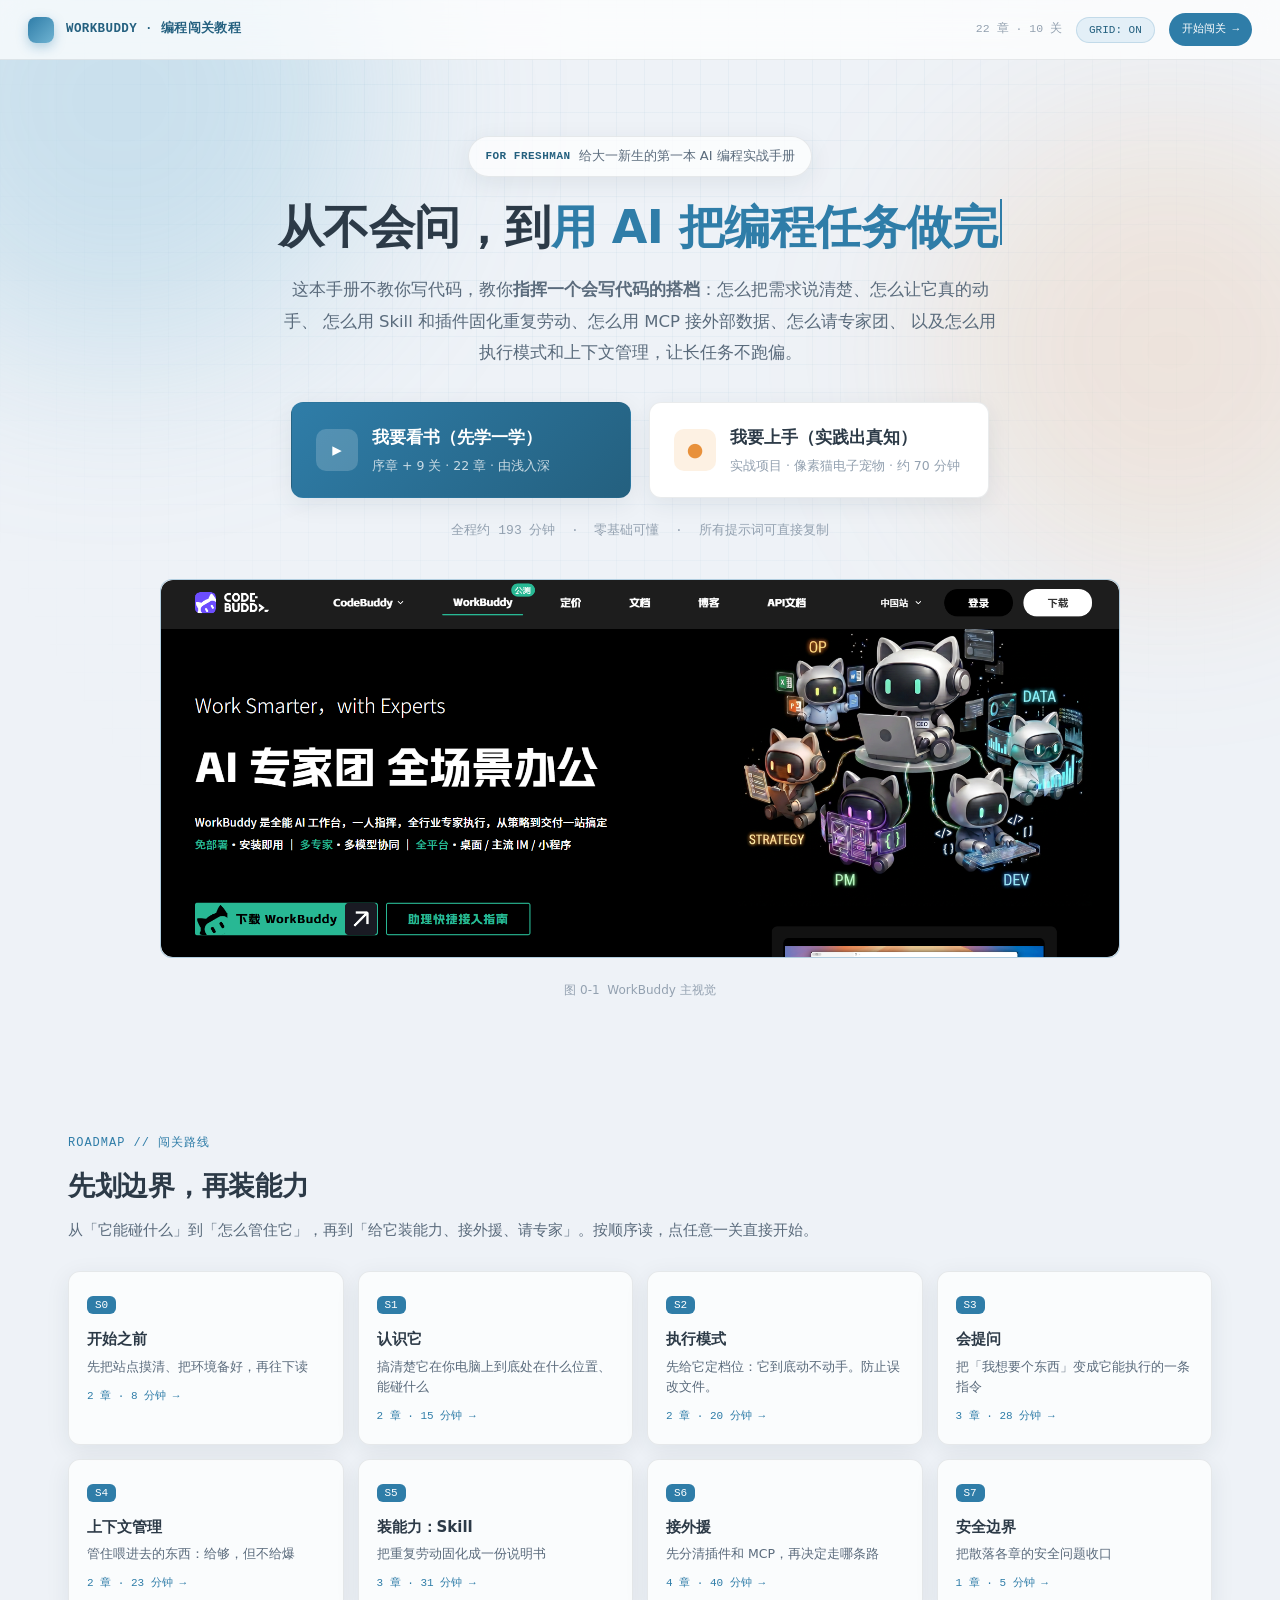
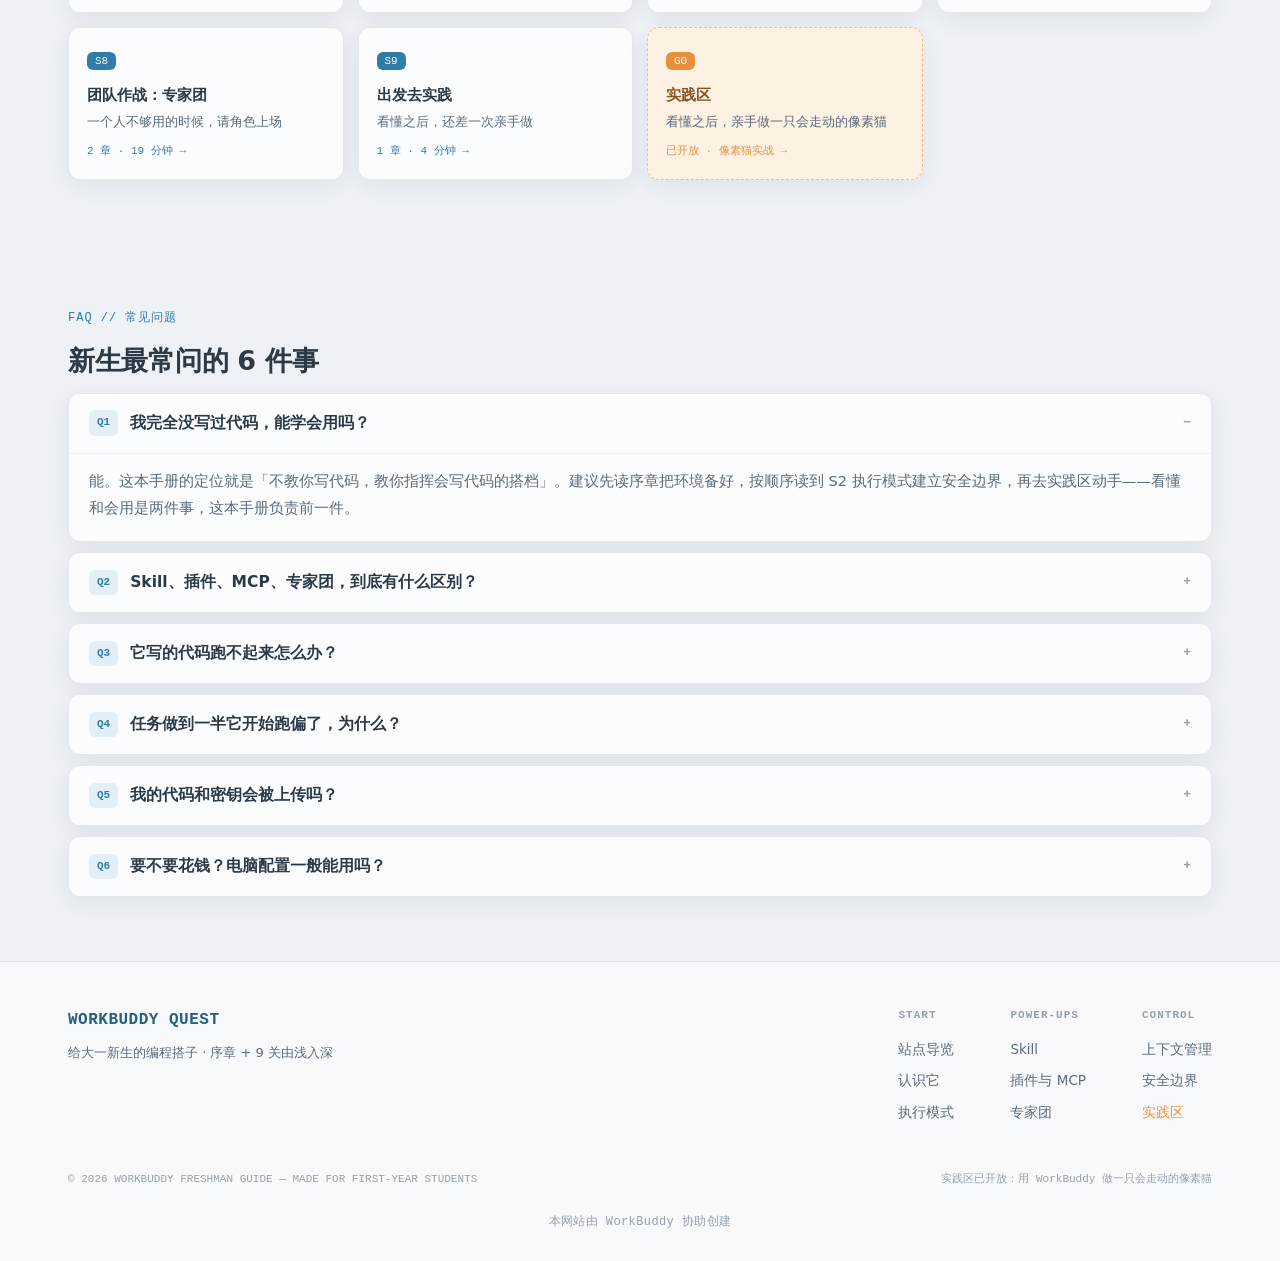
<file: index.html>
<!DOCTYPE html>
<html lang="zh-CN">
<head>
<meta charset="utf-8">
<meta name="viewport" content="width=device-width,initial-scale=1">
<title>WorkBuddy 编程闯关教程 · 首页</title>
<link rel="stylesheet" href="assets/css/style.css">
</head>
<body data-page="home">
<div class="grid-bg" aria-hidden="true"></div>
<div class="glow a" aria-hidden="true"></div>
<div class="glow b" aria-hidden="true"></div>

<div class="wrap">
<header class="topbar">
  <div class="tb-left">
    <span class="logo-dot"></span>
    <span class="tb-title">WORKBUDDY · 编程闯关教程</span>
  </div>
  <div class="tb-right">
    <span class="tb-stat" id="statTotal">22 章 · 10 关</span>
    <button class="pill" id="gridToggle">GRID: ON</button>
    <a class="pill solid" href="tutorial.html">开始闯关 →</a>
  </div>
</header>

<main>
  <!-- ========== HERO ========== -->
  <section class="hero">
    <span class="badge"><b>FOR FRESHMAN</b> 给大一新生的第一本 AI 编程实战手册</span>
    <h1>从不会问，到<span class="type" id="typeTarget"></span><span class="caret"></span></h1>
    <p class="sub">
      这本手册不教你写代码，教你<b>指挥一个会写代码的搭档</b>：怎么把需求说清楚、怎么让它真的动手、
      怎么用 Skill 和插件固化重复劳动、怎么用 MCP 接外部数据、怎么请专家团、
      以及怎么用执行模式和上下文管理，让长任务不跑偏。
    </p>

    <div class="cta-row">
      <a class="btn primary" href="tutorial.html">
        <span class="ico">&#9656;</span>
        <span>
          <span class="t">我要看书（先学一学）</span>
          <span class="s">序章 + 9 关 · 22 章 · 由浅入深</span>
        </span>
      </a>
      <a class="btn warm" href="practice.html">
        <span class="ico">&#9679;</span>
        <span>
          <span class="t">我要上手（实践出真知）</span>
          <span class="s">实战项目 · 像素猫电子宠物 · 约 70 分钟</span>
        </span>
      </a>
    </div>

    <p class="hero-meta">全程约 <span id="totalMin">200</span> 分钟 &nbsp;·&nbsp; 零基础可懂 &nbsp;·&nbsp; 所有提示词可直接复制</p>

    <!-- 截屏位 首页主视觉 -->
    <div class="shot-wrap" style="max-width:960px;margin:36px auto 0">
      <div class="shot" data-src="assets/screens/home-hero.png" style="height:400px">
        <div class="hint">
          <b>SCREENSHOT · 首页主视觉</b>
          把图片放到 <code>assets/screens/home-hero.png</code> 即自动替换<br>
          建议 16:9 界面全屏截图
        </div>
      </div>
      <p class="shot-cap">图 0-1 &nbsp;WorkBuddy 主视觉</p>
    </div>
  </section>

  <!-- ========== 闯关路线图 ========== -->
  <section class="section">
    <p class="sec-kicker">ROADMAP // 闯关路线</p>
    <h2 class="sec-title">先划边界，再装能力</h2>
    <p class="sec-desc">从「它能碰什么」到「怎么管住它」，再到「给它装能力、接外援、请专家」。按顺序读，点任意一关直接开始。</p>
    <div class="roadmap" id="roadmap"></div>
  </section>

  <!-- ========== FAQ ========== -->
  <section class="section">
    <p class="sec-kicker">FAQ // 常见问题</p>
    <h2 class="sec-title">新生最常问的 6 件事</h2>
    <div class="faq-list">

      <details class="faq" open>
        <summary><span class="q-no">Q1</span>我完全没写过代码，能学会用吗？<span class="tg">−</span></summary>
        <div class="a">能。这本手册的定位就是「不教你写代码，教你指挥会写代码的搭档」。建议先读序章把环境备好，按顺序读到 S2 执行模式建立安全边界，再去实践区动手——看懂和会用是两件事，这本手册负责前一件。</div>
      </details>

      <details class="faq">
        <summary><span class="q-no">Q2</span>Skill、插件、MCP、专家团，到底有什么区别？<span class="tg">+</span></summary>
        <div class="a">一句话区分：<b>Skill</b> 是「怎么做」的流程说明书；<b>插件/连接器</b> 是「能碰到哪些外部服务」；<b>MCP</b> 是接外部服务的通用协议（偏技术配置）；<b>专家团</b> 是「用什么专业角色和方法论干活」。分别对应 S5、S6、S8 三关，6.1 章专门讲插件和 MCP 怎么选。</div>
      </details>

      <details class="faq">
        <summary><span class="q-no">Q3</span>它写的代码跑不起来怎么办？<span class="tg">+</span></summary>
        <div class="a">走 3.3 章的纠偏三步：指出具体哪一处不对 → 追加约束让它在现有结果上收敛 → 连续两轮都不对就回 Plan 模式重新对齐需求。关键是别一报错就让它整个重写。</div>
      </details>

      <details class="faq">
        <summary><span class="q-no">Q4</span>任务做到一半它开始跑偏了，为什么？<span class="tg">+</span></summary>
        <div class="a">多半是上下文被污染了：一条对话塞了多个任务、或无关信息太多。看 4.1 和 4.2 章——换任务就开新对话，长任务要分段、存档、会重启。</div>
      </details>

      <details class="faq">
        <summary><span class="q-no">Q5</span>我的代码和密钥会被上传吗？<span class="tg">+</span></summary>
        <div class="a">你贴进对话的内容会被读取处理。7.1 章划了线：密码、密钥、身份证号、未公开答案绝对不给；代码里的密钥先替换成占位符、写成环境变量。密钥一旦泄露，正确做法是去平台作废重发。</div>
      </details>

      <details class="faq">
        <summary><span class="q-no">Q6</span>要不要花钱？电脑配置一般能用吗？<span class="tg">+</span></summary>
        <div class="a">基础能力可以先免费用起来，额度以官网公示为准。配置方面它主要靠网络对话，本地只需跑编辑器和终端，普通笔记本就够；真正吃资源的是你自己跑起来的项目。</div>
      </details>

    </div>
  </section>
</main>

<footer class="footer">
  <div class="footer-in">
    <div class="f-brand">
      <span class="f-logo">WORKBUDDY QUEST</span>
      <span class="f-tag">给大一新生的编程搭子 · 序章 + 9 关由浅入深</span>
    </div>
    <div class="f-cols">
      <div class="f-col">
        <h4>START</h4>
        <a href="tutorial.html#0.1">站点导览</a>
        <a href="tutorial.html#1.1">认识它</a>
        <a href="tutorial.html#2.1">执行模式</a>
      </div>
      <div class="f-col">
        <h4>POWER-UPS</h4>
        <a href="tutorial.html#5.1">Skill</a>
        <a href="tutorial.html#6.1">插件与 MCP</a>
        <a href="tutorial.html#8.1">专家团</a>
      </div>
      <div class="f-col">
        <h4>CONTROL</h4>
        <a href="tutorial.html#4.1">上下文管理</a>
        <a href="tutorial.html#7.1">安全边界</a>
        <a class="warm" href="practice.html">实践区</a>
      </div>
    </div>
  </div>
  <div class="footer-bar">
    <span>© 2026 WORKBUDDY FRESHMAN GUIDE — MADE FOR FIRST-YEAR STUDENTS</span>
    <span>实践区已开放：用 WorkBuddy 做一只会走动的像素猫</span>
    <span class="footer-made">本网站由 WorkBuddy 协助创建</span>
  </div>
</footer>
</div>

<script src="assets/js/chapters.js"></script>
<script src="assets/js/app.js"></script>
</body>
</html>
</file>
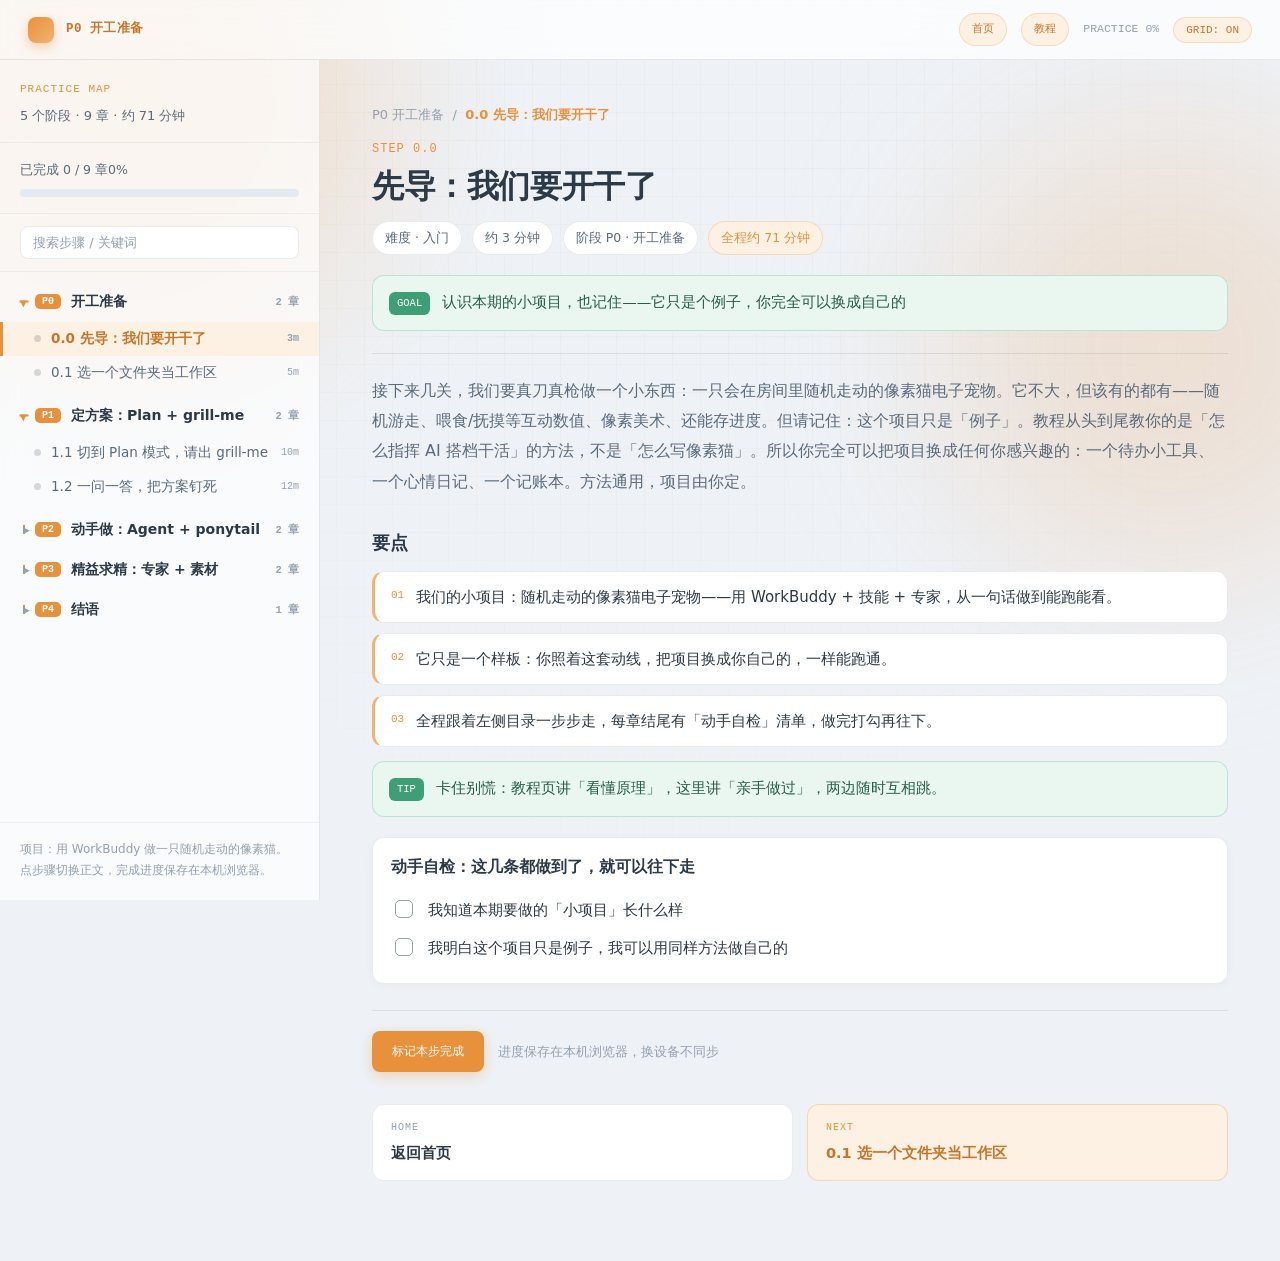
<file: practice.html>
<!DOCTYPE html>
<html lang="zh-CN">
<head>
<meta charset="utf-8">
<meta name="viewport" content="width=device-width,initial-scale=1">
<title>WorkBuddy 编程闯关教程 · 实践区</title>
<link rel="stylesheet" href="assets/css/style.css">
</head>
<body data-page="practice" class="theme-warm">
<div class="grid-bg" aria-hidden="true"></div>
<div class="glow a" aria-hidden="true"></div>
<div class="glow b" aria-hidden="true"></div>

<div class="wrap">
<header class="topbar">
  <div class="tb-left">
    <span class="logo-dot"></span>
    <span class="tb-title" id="crumbText">WORKBUDDY · PRACTICE ZONE</span>
  </div>
  <div class="tb-right">
    <a class="pill" href="index.html">首页</a>
    <a class="pill" href="tutorial.html">教程</a>
    <span class="tb-stat" id="topProgress">PRACTICE 0%</span>
    <button class="pill" id="gridToggle">GRID: ON</button>
  </div>
</header>

<div class="tut-body">
  <!-- ========== 侧边栏 ========== -->
  <aside class="sidebar">
    <div class="sb-head">
      <div class="sb-kicker">PRACTICE MAP</div>
      <div class="sb-sub" id="sbMeta">5 个阶段 · 8 章 · 约 70 分钟</div>
    </div>

    <div class="sb-progress">
      <div class="txt"><span id="progText">已完成 0 / 8 章</span></div>
      <div class="bar"><i id="barFill"></i></div>
    </div>

    <div class="sb-search">
      <input id="searchInput" type="text" placeholder="搜索步骤 / 关键词">
    </div>

    <ul class="toc" id="toc"></ul>

    <div class="sb-foot">
      项目：用 WorkBuddy 做一只随机走动的像素猫。<br>点步骤切换正文，完成进度保存在本机浏览器。
    </div>
  </aside>

  <!-- ========== 正文 ========== -->
  <main class="main" id="chapterView"></main>
</div>
</div>

<script src="assets/js/practice.js"></script>
<script src="assets/js/practice-app.js"></script>
<script src="assets/js/app.js"></script>
</body>
</html>
</file>
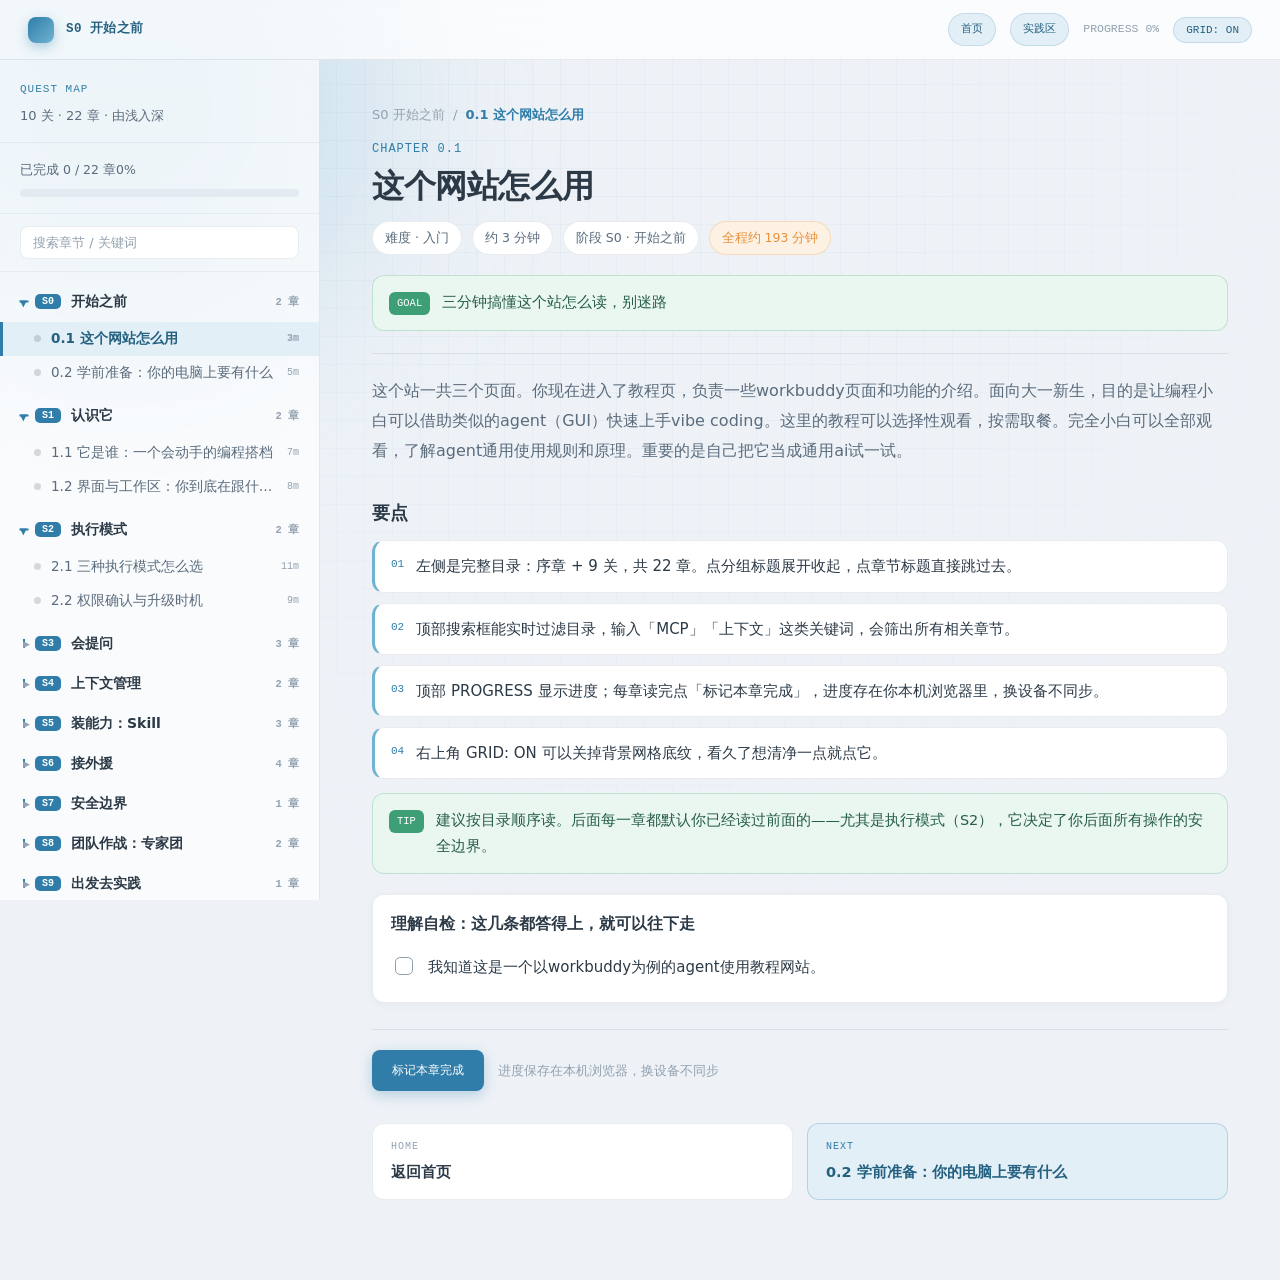
<file: tutorial.html>
<!DOCTYPE html>
<html lang="zh-CN">
<head>
<meta charset="utf-8">
<meta name="viewport" content="width=device-width,initial-scale=1">
<title>WorkBuddy 编程闯关教程 · 正文</title>
<link rel="stylesheet" href="assets/css/style.css">
</head>
<body data-page="tutorial">
<div class="grid-bg" aria-hidden="true"></div>
<div class="glow a" aria-hidden="true"></div>

<div class="wrap">
<header class="topbar">
  <div class="tb-left">
    <span class="logo-dot"></span>
    <span class="tb-title" id="crumbText">WORKBUDDY · 编程闯关教程</span>
  </div>
  <div class="tb-right">
    <a class="pill" href="index.html">首页</a>
    <a class="pill" href="practice.html">实践区</a>
    <span class="tb-stat" id="topProgress">PROGRESS 0%</span>
    <button class="pill" id="gridToggle">GRID: ON</button>
  </div>
</header>

<div class="tut-body">
  <!-- ========== 侧边栏 ========== -->
  <aside class="sidebar">
    <div class="sb-head">
      <div class="sb-kicker">QUEST MAP</div>
      <div class="sb-sub" id="sbMeta">序章 + 9 关 · 22 章 · 由浅入深</div>
    </div>

    <div class="sb-progress">
      <div class="txt"><span id="progText">已完成 0 / 22 章</span></div>
      <div class="bar"><i id="barFill"></i></div>
    </div>

    <div class="sb-search">
      <input id="searchInput" type="text" placeholder="搜索章节 / 关键词">
    </div>

    <ul class="toc" id="toc"></ul>

    <div class="sb-foot">
      点章节切换正文，当前章高亮。<br>完成进度与自检勾选保存在本机浏览器。
    </div>
  </aside>

  <!-- ========== 正文 ========== -->
  <main class="main" id="chapterView"></main>
</div>
</div>

<script src="assets/js/chapters.js"></script>
<script src="assets/js/app.js"></script>
</body>
</html>
</file>
<file: assets/css/style.css>
/* ============================================================
   WorkBuddy 编程闯关教程 · 柔和数码风（雾面玻璃蓝）
   ============================================================ */

:root{
  --bg:        #EEF2F7;
  --bg-soft:   #E4EAF1;
  --card:      rgba(255,255,255,.72);
  --card-2:    rgba(255,255,255,.55);
  --solid:     #FFFFFF;
  --brand:     #2F7DA8;
  --brand-dk:  #24607F;
  --brand-lt:  #6FB3D2;
  --brand-bg:  #E3EFF7;
  --accent:    #E8913C;
  --accent-bg: #FDF1E3;
  --ok:        #3E9E76;
  --warn:      #D98324;
  --danger:    #D2564F;
  --ink:       #2C3A47;
  --ink-2:     #5A6B7C;
  --ink-3:     #93A1B0;
  --line:      rgba(44,58,71,.10);
  --line-2:    rgba(44,58,71,.06);
  --shadow:    0 6px 24px rgba(31,45,61,.08);
  --shadow-2:  0 12px 36px rgba(31,45,61,.12);
  --r:         12px;
  --r-sm:      8px;
  --mono:      'JetBrains Mono','Cascadia Mono','SFMono-Regular',Consolas,monospace;
  --sans:      'PingFang SC','Microsoft YaHei','Hiragino Sans GB',system-ui,sans-serif;
}

*{ box-sizing:border-box; }
html{ scroll-behavior:smooth; }
body{
  margin:0; background:var(--bg); color:var(--ink);
  font-family:var(--sans); font-size:15px; line-height:1.75;
  -webkit-font-smoothing:antialiased;
}

/* 柔和数码底纹：极淡网格 + 两团柔光 */
.grid-bg{
  position:fixed; inset:0; z-index:0; pointer-events:none;
  background-image:
    linear-gradient(rgba(47,125,168,.045) 1px, transparent 1px),
    linear-gradient(90deg, rgba(47,125,168,.045) 1px, transparent 1px);
  background-size:28px 28px;
  mask-image:radial-gradient(ellipse at 50% 0%, #000 30%, transparent 85%);
}
.glow{ position:fixed; z-index:0; pointer-events:none; border-radius:50%; filter:blur(90px); }
.glow.a{ width:520px; height:520px; left:-140px; top:-160px; background:rgba(111,179,210,.28); }
.glow.b{ width:460px; height:460px; right:-120px; top:120px; background:rgba(232,145,60,.14); }
body.no-grid .grid-bg, body.no-grid .glow{ display:none; }

.wrap{ position:relative; z-index:1; }
a{ color:inherit; text-decoration:none; }
::selection{ background:var(--brand-lt); color:#fff; }

/* ---------- 玻璃卡片 ---------- */
.glass{
  background:var(--card);
  backdrop-filter:blur(14px); -webkit-backdrop-filter:blur(14px);
  border:1px solid rgba(255,255,255,.75);
  box-shadow:var(--shadow);
  border-radius:var(--r);
}

/* ---------- 顶栏 ---------- */
.topbar{
  position:sticky; top:0; z-index:100;
  display:flex; align-items:center; justify-content:space-between; gap:16px;
  height:60px; padding:0 28px;
  background:rgba(255,255,255,.72);
  backdrop-filter:blur(16px); -webkit-backdrop-filter:blur(16px);
  border-bottom:1px solid var(--line);
}
.tb-left,.tb-right{ display:flex; align-items:center; gap:14px; }
.tb-left{ gap:12px; }
.logo-dot{ width:26px; height:26px; border-radius:8px; background:linear-gradient(135deg,var(--brand),var(--brand-lt)); box-shadow:0 4px 12px rgba(47,125,168,.35); }
.tb-title{ font-family:var(--mono); font-size:12.5px; letter-spacing:.4px; color:var(--brand-dk); font-weight:600; }
.tb-stat{ font-family:var(--mono); font-size:11.5px; color:var(--ink-3); }
.pill{
  font-family:var(--mono); font-size:11px; color:var(--brand-dk);
  background:var(--brand-bg); border:1px solid rgba(47,125,168,.18);
  padding:6px 12px; border-radius:999px; cursor:pointer;
}
.pill:hover{ background:#D6E9F5; }
.pill.solid{ background:var(--brand); color:#fff; border-color:transparent; }
.pill.solid:hover{ background:var(--brand-dk); }

/* ---------- 首页 Hero ---------- */
.hero{ max-width:1200px; margin:0 auto; padding:76px 28px 56px; text-align:center; }
.badge{
  display:inline-flex; align-items:center; gap:8px;
  padding:8px 16px; border-radius:999px;
  background:var(--card); border:1px solid var(--line);
  box-shadow:var(--shadow); font-size:13px; color:var(--ink-2);
}
.badge b{ color:var(--brand-dk); font-family:var(--mono); font-size:11px; letter-spacing:.5px; }
.hero h1{
  font-size:clamp(28px,4.6vw,46px); font-weight:800; color:var(--ink);
  margin:22px 0 0; letter-spacing:-.5px; line-height:1.25;
}
.hero h1 .type{ color:var(--brand); }
.caret{ display:inline-block; width:2px; height:1em; background:var(--brand); vertical-align:-2px; margin-left:3px; animation:blink 1.1s steps(1) infinite; }
@keyframes blink{ 50%{ opacity:0; } }
.hero .sub{ max-width:720px; margin:18px auto 0; font-size:16.5px; color:var(--ink-2); line-height:1.9; }

.cta-row{ display:flex; gap:18px; justify-content:center; flex-wrap:wrap; margin-top:34px; }
.btn{
  display:flex; align-items:center; gap:14px; width:340px; max-width:100%;
  padding:20px 24px; border-radius:var(--r); text-align:left;
  background:var(--solid); border:1px solid var(--line); box-shadow:var(--shadow);
  transition:transform .16s ease, box-shadow .16s ease;
}
.btn:hover{ transform:translateY(-3px); box-shadow:var(--shadow-2); }
.btn .ico{
  width:42px; height:42px; flex:none; border-radius:10px; display:grid; place-items:center;
  background:var(--brand-bg); color:var(--brand); font-size:19px;
}
.btn .t{ display:block; font-size:17px; font-weight:700; color:var(--ink); }
.btn .s{ display:block; font-size:12.5px; color:var(--ink-3); margin-top:2px; }
.btn.primary{ background:linear-gradient(135deg,var(--brand),var(--brand-dk)); border-color:transparent; }
.btn.primary .ico{ background:rgba(255,255,255,.18); color:#fff; }
.btn.primary .t{ color:#fff; }
.btn.primary .s{ color:rgba(255,255,255,.75); }
.btn.warm .ico{ background:var(--accent-bg); color:var(--accent); }

.hero-meta{ margin-top:22px; font-size:13px; color:var(--ink-3); font-family:var(--mono); }

/* ---------- 截屏位 ---------- */
.shot-wrap{ display:flex; flex-direction:column; gap:10px; width:100%; }
.shot{
  width:100%; min-height:180px; border-radius:var(--r);
  border:1.5px dashed rgba(47,125,168,.35); background:rgba(255,255,255,.5);
  display:grid; place-items:center; text-align:center; padding:24px; color:var(--ink-3); font-size:13px;
  overflow:hidden;
}
.shot img{ display:block; width:100%; height:auto; border-radius:var(--r); }
.shot.is-filled{ border-style:solid; padding:0; display:block; height:auto !important; }
.shot .hint b{ display:block; font-family:var(--mono); font-size:11px; color:var(--brand); letter-spacing:.6px; margin-bottom:6px; }
.shot .hint code{ font-family:var(--mono); font-size:12px; color:var(--ink-2); background:var(--bg-soft); padding:2px 6px; border-radius:5px; }
.shot-cap{ font-size:12px; color:var(--ink-3); text-align:center; }
.shot-row{ display:grid; grid-template-columns:1fr 1fr; gap:16px; width:100%; }

/* ---------- 闯关路线图 ---------- */
.section{ max-width:1200px; margin:0 auto; padding:64px 28px; }
.sec-kicker{ font-family:var(--mono); font-size:12px; letter-spacing:1px; color:var(--brand); text-transform:uppercase; margin:0 0 8px; }
.sec-title{ font-size:27px; font-weight:800; color:var(--ink); margin:0 0 8px; letter-spacing:-.3px; }
.sec-desc{ color:var(--ink-2); margin:0 0 28px; }
.roadmap{ display:grid; grid-template-columns:repeat(4,1fr); gap:14px; }
.stage{
  padding:18px; border-radius:var(--r); background:var(--card);
  border:1px solid var(--line); box-shadow:var(--shadow);
  transition:transform .16s ease, box-shadow .16s ease; position:relative;
}
.stage:hover{ transform:translateY(-3px); box-shadow:var(--shadow-2); border-color:rgba(47,125,168,.3); }
.stage .no{ font-family:var(--mono); font-size:11px; color:#fff; background:var(--brand); border-radius:6px; padding:3px 8px; }
.stage .nm{ font-size:15px; font-weight:700; color:var(--ink); margin:10px 0 4px; }
.stage .ds{ font-size:12.5px; color:var(--ink-2); line-height:1.6; }
.stage .go{ font-family:var(--mono); font-size:11px; color:var(--brand); margin-top:10px; display:block; }
/* 终点站：实践区 */
.stage.finish{ background:var(--accent-bg); border:1px dashed rgba(232,145,60,.55); }
.stage.finish:hover{ border-color:var(--accent); }
.stage.finish .no{ background:var(--accent); }
.stage.finish .nm{ color:#8A5220; }
.stage.finish .go{ color:var(--accent); }

/* ---------- FAQ ---------- */
.faq-list{ display:flex; flex-direction:column; gap:10px; }
details.faq{ background:var(--card); border:1px solid var(--line); border-radius:var(--r); box-shadow:var(--shadow); overflow:hidden; }
details.faq summary{
  list-style:none; cursor:pointer; display:flex; align-items:center; gap:12px;
  padding:16px 20px; font-size:15.5px; font-weight:600; color:var(--ink);
}
details.faq summary::-webkit-details-marker{ display:none; }
details.faq .q-no{ font-family:var(--mono); font-size:11px; color:var(--brand); background:var(--brand-bg); border-radius:6px; padding:3px 8px; flex:none; }
details.faq .tg{ margin-left:auto; color:var(--ink-3); font-family:var(--mono); font-size:13px; flex:none; }
details.faq .a{ padding:0 20px 18px 20px; font-size:14.5px; color:var(--ink-2); line-height:1.9; border-top:1px solid var(--line-2); padding-top:14px; }

/* ---------- 页脚 ---------- */
.footer{ border-top:1px solid var(--line); background:rgba(255,255,255,.55); backdrop-filter:blur(10px); }
.footer-in{ max-width:1200px; margin:0 auto; padding:44px 28px 30px; display:flex; justify-content:space-between; gap:40px; flex-wrap:wrap; }
.f-brand{ display:flex; flex-direction:column; gap:8px; max-width:340px; }
.f-logo{ font-family:var(--mono); font-size:16px; font-weight:700; color:var(--brand-dk); letter-spacing:.5px; }
.f-tag{ font-size:13px; color:var(--ink-2); }
.f-cols{ display:flex; gap:56px; flex-wrap:wrap; }
.f-col{ display:flex; flex-direction:column; gap:8px; }
.f-col h4{ font-family:var(--mono); font-size:11px; letter-spacing:1px; color:var(--ink-3); margin:0 0 4px; }
.f-col a{ font-size:13.5px; color:var(--ink-2); }
.f-col a:hover{ color:var(--brand); }
.f-col a.warm{ color:var(--accent); }
.footer-bar{ max-width:1200px; margin:0 auto; padding:16px 28px 28px; display:flex; justify-content:space-between; gap:16px; flex-wrap:wrap; font-family:var(--mono); font-size:11px; color:var(--ink-3); }
.footer-made{ flex-basis:100%; text-align:center; font-size:12px; color:var(--ink-3); letter-spacing:.4px; margin-top:6px; }

/* ============================================================
   教程页
   ============================================================ */
.tut-body{ display:flex; align-items:stretch; }

.sidebar{
  width:320px; flex:none; position:sticky; top:60px; height:calc(100vh - 60px); overflow-y:auto;
  background:rgba(255,255,255,.68); backdrop-filter:blur(14px);
  border-right:1px solid var(--line); display:flex; flex-direction:column;
}
.sb-head{ padding:20px 20px 14px; border-bottom:1px solid var(--line-2); }
.sb-kicker{ font-family:var(--mono); font-size:11px; letter-spacing:1px; color:var(--brand); }
.sb-sub{ font-size:13px; color:var(--ink-2); margin-top:6px; }
.sb-progress{ padding:16px 20px; border-bottom:1px solid var(--line-2); }
.sb-progress .txt{ font-size:12.5px; color:var(--ink-2); display:flex; justify-content:space-between; }
.bar{ height:8px; background:var(--bg-soft); border-radius:999px; margin-top:8px; overflow:hidden; }
.bar i{ display:block; height:100%; width:0; border-radius:999px; background:linear-gradient(90deg,var(--brand-lt),var(--brand)); transition:width .3s ease; }
.sb-search{ padding:12px 20px; border-bottom:1px solid var(--line-2); display:flex; gap:8px; align-items:center; }
.sb-search input{ flex:1; background:var(--solid); border:1px solid var(--line); border-radius:var(--r-sm); padding:8px 12px; outline:none; font-family:var(--sans); font-size:13px; color:var(--ink); }
.sb-search input:focus{ border-color:var(--brand-lt); box-shadow:0 0 0 3px rgba(111,179,210,.18); }
.sb-search input::placeholder{ color:var(--ink-3); }

.toc{ list-style:none; margin:0; padding:10px 0 24px; }
.grp-btn{
  width:100%; display:flex; align-items:center; gap:10px; cursor:pointer;
  padding:11px 20px; background:transparent; border:0; text-align:left;
  color:var(--ink); font-family:var(--sans); font-size:14px; font-weight:700;
}
.grp-btn:hover{ background:rgba(47,125,168,.06); }
.grp-btn .caret{ font-size:9px; color:var(--ink-3); transition:transform .15s ease; }
.grp-btn.open .caret{ transform:rotate(90deg); color:var(--brand); }
.grp-btn .no{ font-family:var(--mono); font-size:10px; color:#fff; background:var(--brand); border-radius:5px; padding:2px 7px; }
.grp-btn .cnt{ margin-left:auto; font-family:var(--mono); font-size:10.5px; color:var(--ink-3); }
.grp-items{ list-style:none; margin:0; padding:0 0 6px; display:none; }
.grp-items.open{ display:block; }
.chap{
  display:flex; align-items:center; gap:10px; width:100%; cursor:pointer;
  padding:8px 20px 8px 34px; background:transparent; border:0; text-align:left;
  color:var(--ink-2); font-family:var(--sans); font-size:13.5px; border-radius:0;
}
.chap:hover{ background:rgba(47,125,168,.07); color:var(--ink); }
.chap.active{ background:var(--brand-bg); color:var(--brand-dk); font-weight:600; box-shadow:inset 3px 0 0 var(--brand); }
.chap .dot{ width:7px; height:7px; border-radius:50%; background:rgba(44,58,71,.18); flex:none; }
.chap.done .dot{ background:var(--ok); }
.chap .t{ flex:1; overflow:hidden; text-overflow:ellipsis; white-space:nowrap; }
.chap .time{ font-family:var(--mono); font-size:10px; color:var(--ink-3); flex:none; }
.grp.hidden,.chap.hidden{ display:none; }
.sb-foot{ margin-top:auto; padding:16px 20px 20px; border-top:1px solid var(--line-2); font-size:12px; color:var(--ink-3); line-height:1.7; }

.main{ flex:1; min-width:0; padding:44px 52px 80px; }
.crumb{ font-size:13px; color:var(--ink-3); }
.crumb b{ color:var(--brand); font-weight:600; }
.ch-kicker{ font-family:var(--mono); font-size:12px; letter-spacing:1px; color:var(--brand); margin:12px 0 6px; }
.ch-title{ font-size:32px; font-weight:800; color:var(--ink); margin:0 0 14px; letter-spacing:-.4px; line-height:1.3; }
.chips{ display:flex; gap:10px; flex-wrap:wrap; margin-bottom:20px; }
.chip{ padding:5px 12px; border-radius:999px; background:var(--solid); border:1px solid var(--line); font-size:12.5px; color:var(--ink-2); }
.chip.warm{ background:var(--accent-bg); border-color:rgba(232,145,60,.25); color:var(--accent); }
.divider{ height:1px; background:var(--line); margin:22px 0; }
.lead{ font-size:16px; line-height:1.9; color:var(--ink-2); margin:0 0 20px; }
h3.sec-h{ font-size:18px; color:var(--ink); margin:30px 0 12px; font-weight:700; }

.steps{ list-style:none; margin:0; padding:0; display:flex; flex-direction:column; gap:10px; counter-reset:s; }
.steps li{
  display:flex; gap:14px; align-items:flex-start; padding:14px 18px;
  background:var(--solid); border:1px solid var(--line); border-radius:var(--r); box-shadow:0 2px 8px rgba(31,45,61,.04);
}
.steps .n{ font-family:var(--mono); font-size:12px; color:#fff; background:var(--brand); border-radius:6px; padding:2px 8px; flex:none; }

.points{ list-style:none; margin:0; padding:0; display:flex; flex-direction:column; gap:10px; }
.points li{
  display:flex; gap:12px; align-items:flex-start; padding:12px 16px;
  background:var(--solid); border:1px solid var(--line); border-radius:var(--r); border-left:3px solid var(--brand-lt);
}
.points .n{ font-family:var(--mono); font-size:11px; color:var(--brand); flex:none; padding-top:2px; }

.code{ border-radius:var(--r); overflow:hidden; background:#22303B; margin:18px 0; box-shadow:var(--shadow); }
.code-bar{ display:flex; align-items:center; justify-content:space-between; gap:10px; padding:10px 16px; background:#2B3A47; }
.code-bar .t{ font-family:var(--mono); font-size:11.5px; color:#8FBFD9; letter-spacing:.4px; }
.copy-btn{ font-family:var(--mono); font-size:10.5px; color:#BFD9E8; background:rgba(255,255,255,.08); border:1px solid rgba(255,255,255,.16); border-radius:6px; padding:4px 10px; cursor:pointer; }
.copy-btn:hover{ background:rgba(255,255,255,.16); color:#fff; }
.code pre{ margin:0; padding:16px 18px; overflow-x:auto; font-family:var(--mono); font-size:13.5px; line-height:1.8; }
.code pre .cmd{ color:#E8F4FB; }
.code pre .out{ color:#A9D6C0; }
.code pre .cmt{ color:#7C93A5; }

.callout{ display:flex; gap:12px; align-items:flex-start; padding:14px 16px; border-radius:var(--r); margin:14px 0; font-size:14.5px; line-height:1.75; }
.callout .lbl{ font-family:var(--mono); font-size:10.5px; flex:none; padding:2px 8px; border-radius:6px; margin-top:2px; }
.callout.tip{ background:#EAF7F1; border:1px solid rgba(62,158,118,.25); color:#265E47; }
.callout.tip .lbl{ background:var(--ok); color:#fff; }
.callout.warn{ background:var(--accent-bg); border:1px solid rgba(232,145,60,.3); color:#8A5316; }
.callout.warn .lbl{ background:var(--accent); color:#fff; }
.callout.bug{ background:#FCEDEC; border:1px solid rgba(210,86,79,.25); color:#8C3630; }
.callout.bug .lbl{ background:var(--danger); color:#fff; }

.check{ background:var(--solid); border:1px solid var(--line); border-radius:var(--r); padding:16px 18px; margin:20px 0; box-shadow:0 2px 8px rgba(31,45,61,.04); }
.check h4{ margin:0 0 10px; font-size:15.5px; color:var(--ink); }
.check label{ display:flex; gap:12px; align-items:flex-start; padding:6px 0; cursor:pointer; }
.check input{ appearance:none; width:18px; height:18px; flex:none; margin-top:3px; border:1.5px solid var(--ink-3); border-radius:5px; background:#fff; }
.check input:checked{ background:var(--ok); border-color:var(--ok); }
.check input:checked::after{ content:'✓'; display:block; color:#fff; font-size:12px; line-height:15px; text-align:center; }
.check input:checked + span{ color:var(--ink-3); text-decoration:line-through; }

.chap-nav{ display:grid; grid-template-columns:1fr 1fr; gap:14px; margin-top:32px; }
.nav-card{ padding:14px 18px; border-radius:var(--r); background:var(--solid); border:1px solid var(--line); display:flex; flex-direction:column; gap:4px; transition:transform .16s ease, box-shadow .16s ease; }
.nav-card:hover{ transform:translateY(-2px); box-shadow:var(--shadow); }
.nav-card .lbl{ font-family:var(--mono); font-size:10px; color:var(--ink-3); letter-spacing:1px; }
.nav-card .t{ font-size:14.5px; font-weight:600; color:var(--ink); }
.nav-card.next{ background:var(--brand-bg); border-color:rgba(47,125,168,.25); }
.nav-card.next .lbl{ color:var(--brand); }
.nav-card.next .t{ color:var(--brand-dk); }

.done-bar{ display:flex; gap:14px; align-items:center; margin-top:26px; padding-top:20px; border-top:1px solid var(--line); flex-wrap:wrap; }
.done-btn{ font-family:var(--mono); font-size:12px; color:#fff; background:var(--brand); border:0; border-radius:var(--r-sm); padding:12px 20px; cursor:pointer; box-shadow:0 4px 14px rgba(47,125,168,.3); }
.done-btn:hover{ background:var(--brand-dk); }
.done-btn.done{ background:var(--ok); box-shadow:none; }
.done-note{ font-size:12.5px; color:var(--ink-3); }

/* 实践页 */
.prac-body{ display:flex; flex-direction:column; align-items:center; justify-content:center; gap:20px; text-align:center; padding:80px 28px; min-height:calc(100vh - 60px); }
.prac-kicker{ font-family:var(--mono); font-size:12px; letter-spacing:1.5px; color:var(--accent); }
.prac-title{ font-size:30px; font-weight:800; color:var(--ink); margin:0; letter-spacing:-.4px; }
.prac-desc{ max-width:760px; color:var(--ink-2); font-size:16px; line-height:1.9; margin:0; }
.prac-frame{
  width:min(1040px,100%); height:480px; border-radius:var(--r);
  border:1.5px dashed rgba(232,145,60,.45); background:rgba(255,255,255,.45);
  display:flex; flex-direction:column; align-items:center; justify-content:center; gap:12px;
}
.prac-frame .big{ font-size:20px; font-weight:700; color:var(--ink-3); letter-spacing:2px; }
.prac-frame .hint{ font-size:13px; color:var(--ink-3); }
.back-link{ font-family:var(--mono); font-size:12px; color:var(--brand-dk); background:var(--solid); border:1px solid var(--line); border-radius:var(--r-sm); padding:11px 18px; box-shadow:var(--shadow); }
.back-link:hover{ border-color:var(--brand-lt); }

/* ============================================================
   实践页暖色主题：只覆盖品牌变量，全站组件跟着变橙
   ============================================================ */
body.theme-warm{
  --brand:     #E8913C;
  --brand-dk:  #C9742A;
  --brand-lt:  #F2B271;
  --brand-bg:  #FDF1E3;
}
body.theme-warm .grid-bg{
  background-image:
    linear-gradient(rgba(232,145,60,.05) 1px, transparent 1px),
    linear-gradient(90deg, rgba(232,145,60,.05) 1px, transparent 1px);
}
body.theme-warm .glow.a{ background:rgba(242,178,113,.30); }
body.theme-warm .glow.b{ background:rgba(232,145,60,.18); }
body.theme-warm .logo-dot{ box-shadow:0 4px 12px rgba(232,145,60,.4); }
body.theme-warm .pill{ border-color:rgba(232,145,60,.25); }
body.theme-warm .pill:hover{ background:#FAE3C8; }
body.theme-warm .grp-btn:hover,
body.theme-warm .chap:hover{ background:rgba(232,145,60,.08); }
body.theme-warm .sb-search input:focus{ border-color:var(--brand-lt); box-shadow:0 0 0 3px rgba(242,178,113,.2); }
body.theme-warm .shot{ border-color:rgba(232,145,60,.4); }
body.theme-warm .done-btn{ box-shadow:0 4px 14px rgba(232,145,60,.35); }
body.theme-warm .nav-card.next{ background:var(--brand-bg); border-color:rgba(232,145,60,.3); }
body.theme-warm .stage:hover{ border-color:rgba(232,145,60,.35); }

::-webkit-scrollbar{ width:10px; height:10px; }
::-webkit-scrollbar-track{ background:transparent; }
::-webkit-scrollbar-thumb{ background:rgba(44,58,71,.18); border-radius:999px; border:2px solid var(--bg); }
::-webkit-scrollbar-thumb:hover{ background:rgba(44,58,71,.32); }

@media (max-width:1100px){ .roadmap{ grid-template-columns:repeat(2,1fr); } .main{ padding:36px 28px 60px; } }
@media (max-width:860px){
  .tut-body{ flex-direction:column; }
  .sidebar{ width:100%; position:static; height:auto; border-right:0; border-bottom:1px solid var(--line); }
  .shot-row,.chap-nav{ grid-template-columns:1fr; }
  .btn{ width:100%; }
  .f-cols{ gap:32px; }
}
@media (max-width:560px){ .roadmap{ grid-template-columns:1fr; } }
</file>
